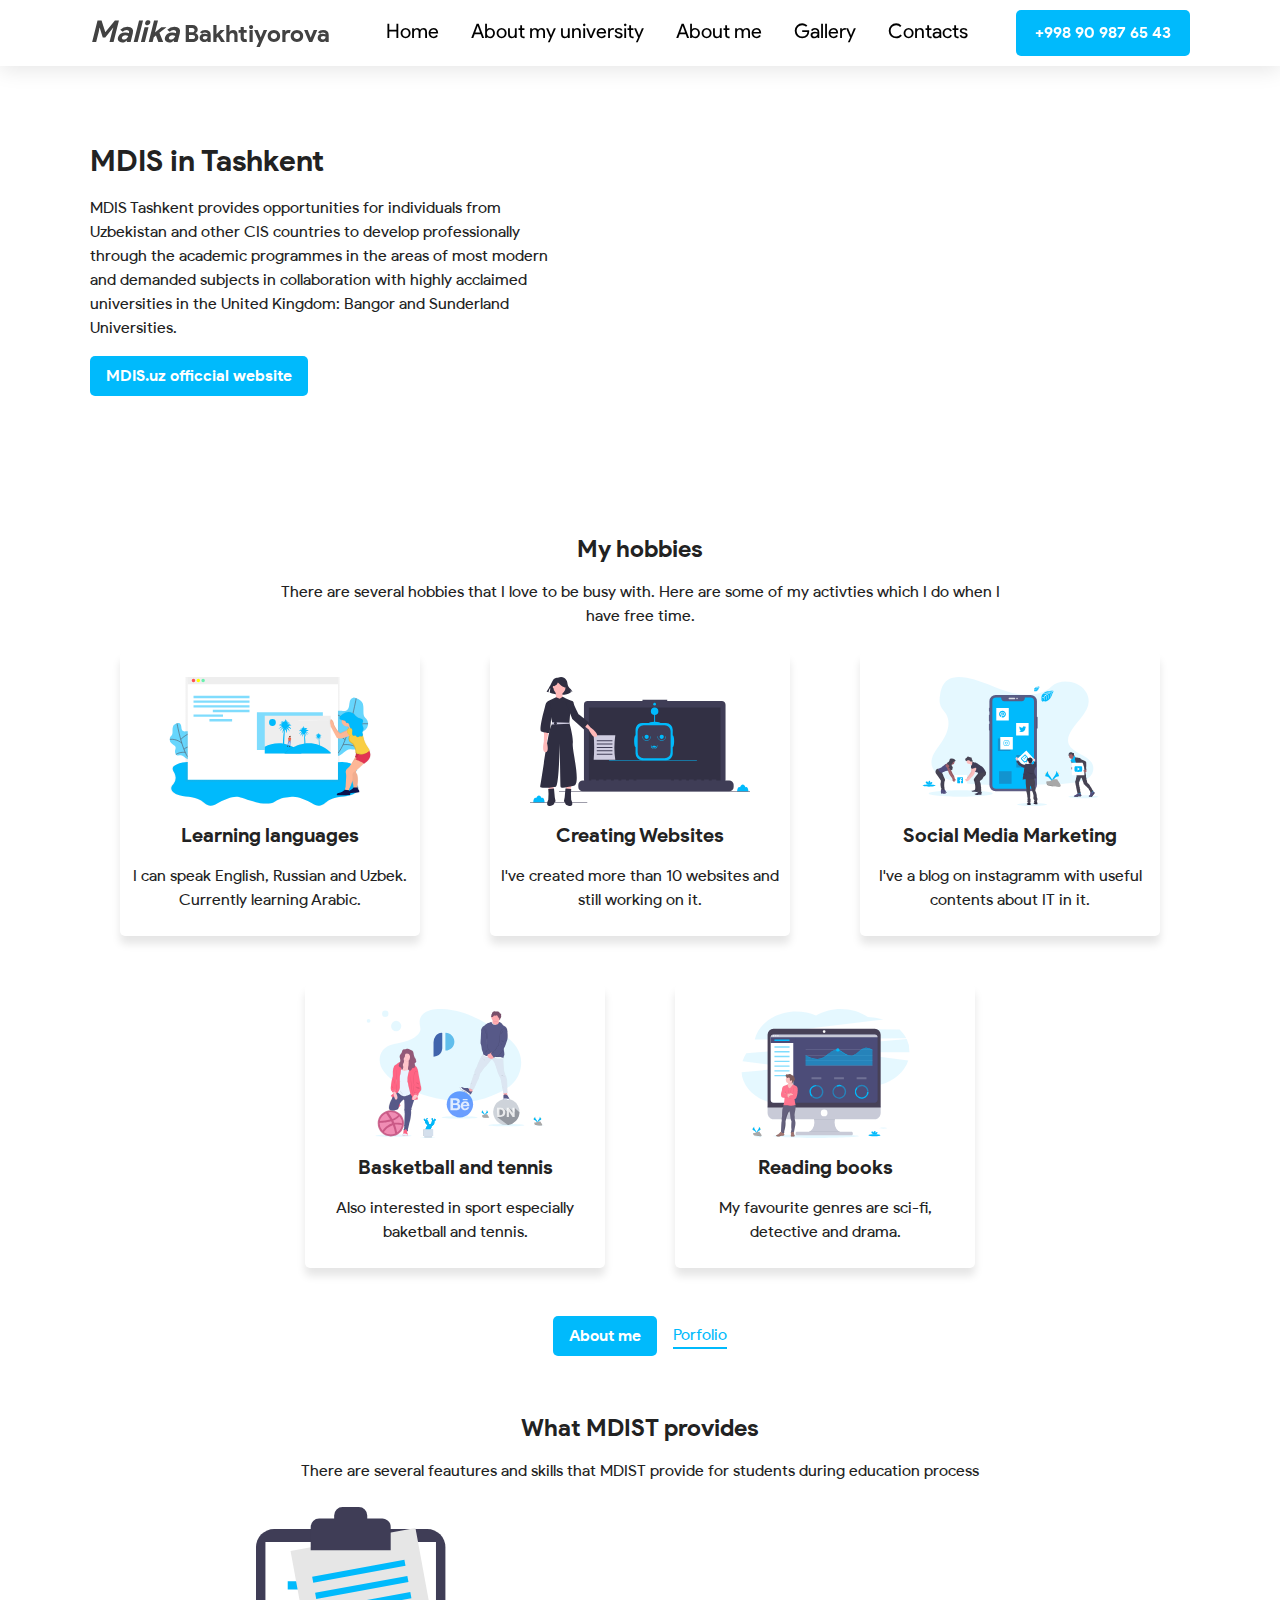
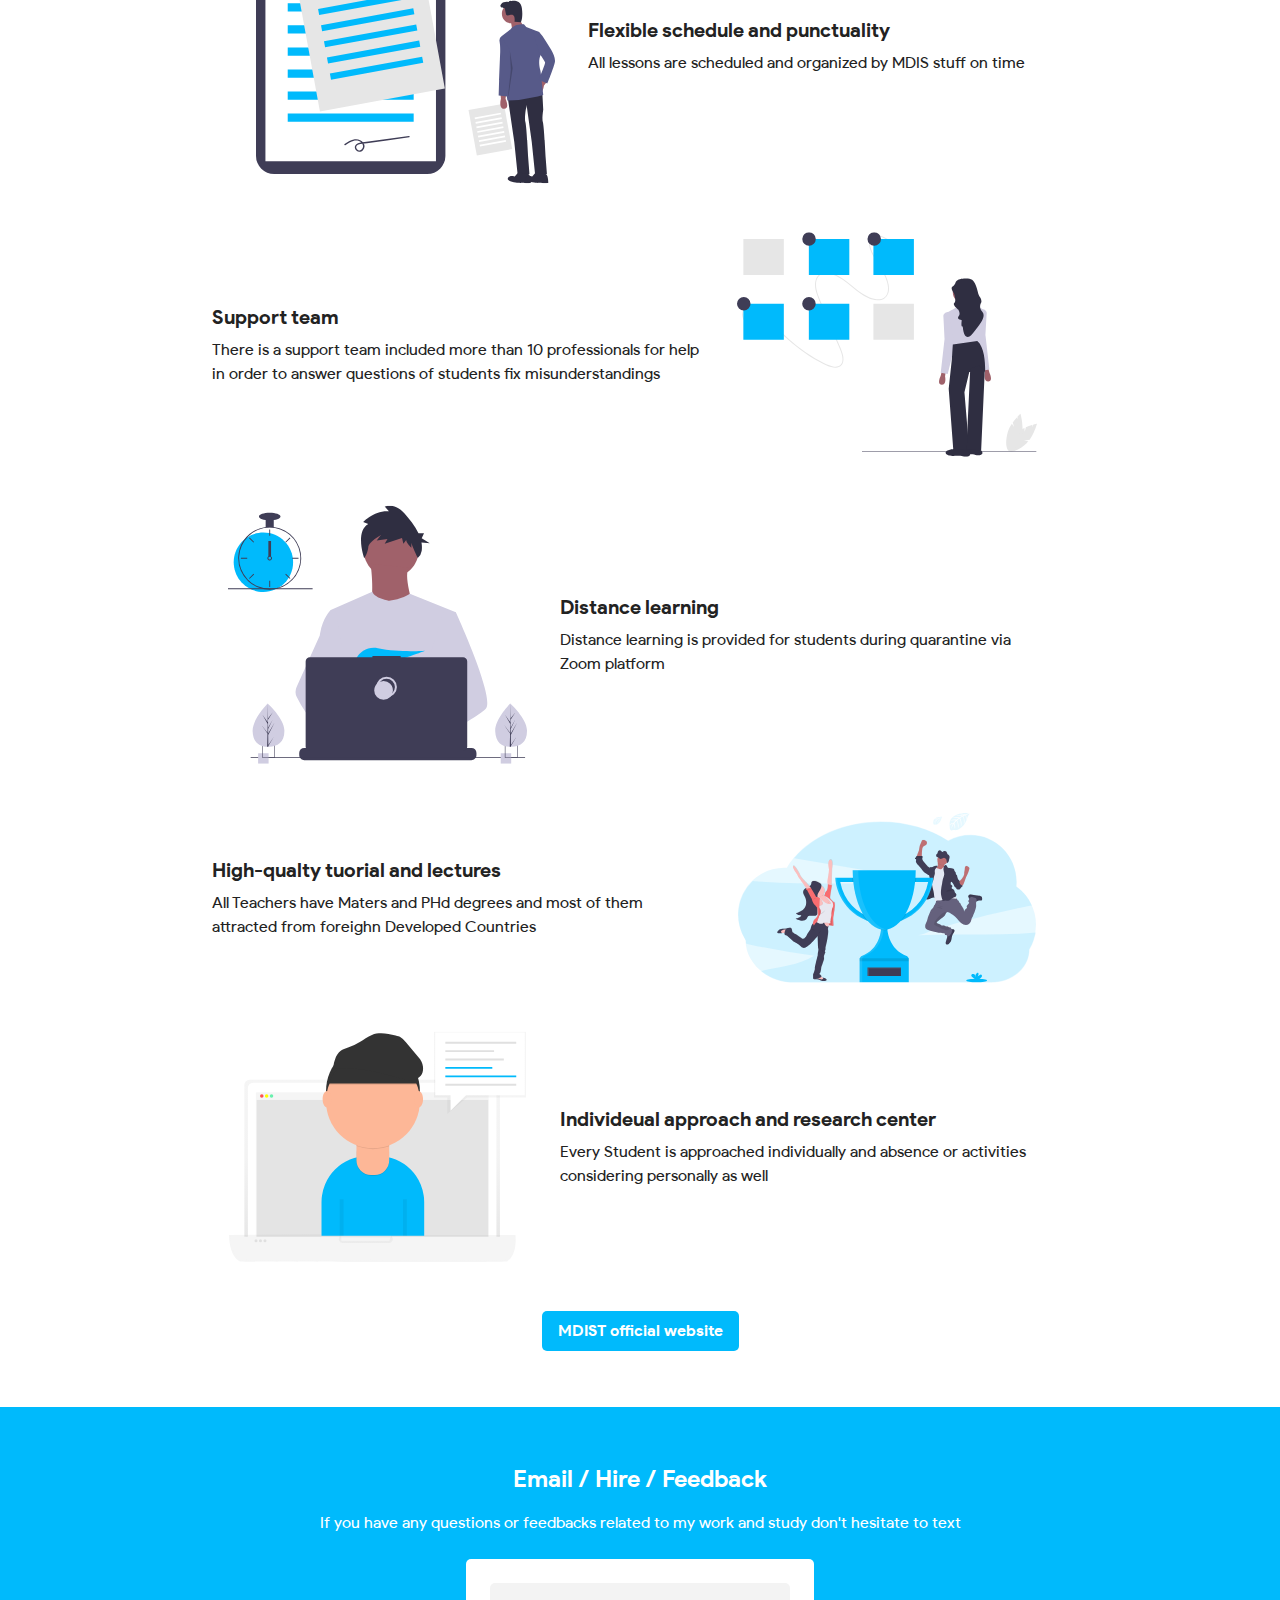
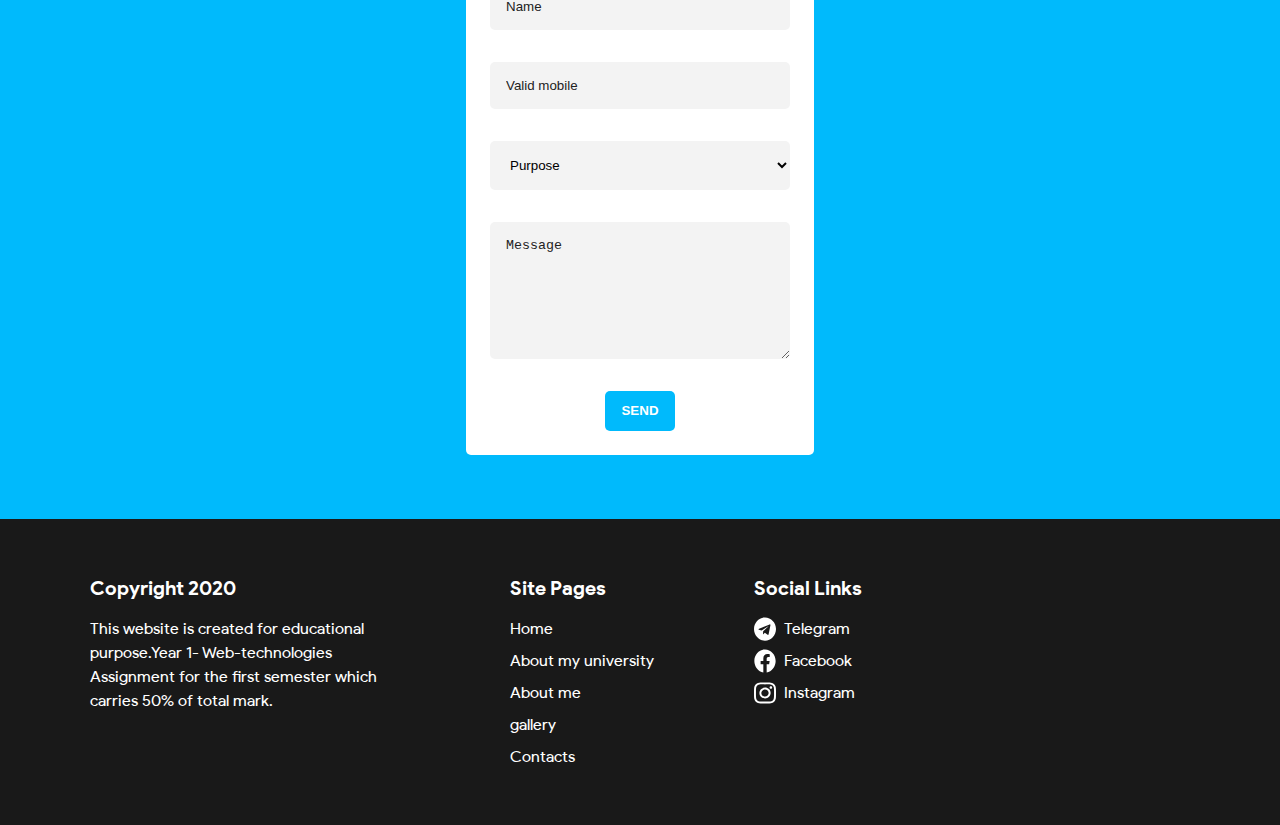
<file: index.html>
<!DOCTYPE html>
<html lang="en">

<head>
  <meta charset="UTF-8">
  <meta name="viewport" content="width=device-width, initial-scale=1.0">
  <title>My personal website</title>
  <link rel="stylesheet" href="css/styles.css">
  <!-- Global site tag (gtag.js) - Google Analytics -->
  <script async src="https://www.googletagmanager.com/gtag/js?id=G-2L0JLRZDSE"></script>
  <script>
    window.dataLayer = window.dataLayer || [];
    function gtag() { dataLayer.push(arguments); }
    gtag('js', new Date());

    gtag('config', 'G-2L0JLRZDSE');
  </script>
</head>

<body>
  <header class="site-header">
    <div class="container">
      <nav class="site-nav">
        <a href="#" class="site-logo-link">
          <h2 class="site-logo"> <em>Malika</em> Bakhtiyorova</h2>
        </a>
        <div class="site-header-left">
          <ul class="site-nav-list">
            <li class="site-nav-item">
              <a href="index.html" class="site-nav-link">Home</a>
            </li>
            <li class="site-nav-item has-dropdown-item">
              <a href="university.html" class="site-nav-link">About my university</a>
              <ul class="dropdown-list">
                <li class="dropdown-item">
                  <a target="_blank" href="https://www.bangor.ac.uk/about/academic-schools-and-colleges"
                    class="dropdown-link">History</a>
                </li>
                <li class="dropdown-item">
                  <a target="_blank" href="https://www.bangor.ac.uk/about/academic-schools-and-colleges"
                    class="dropdown-link">Location</a>
                </li>
                <li class="dropdown-item">
                  <a target="_blank" href="https://www.bangor.ac.uk/about/academic-schools-and-colleges"
                    class="dropdown-link">Education</a>
                </li>
                <li class="dropdown-item">
                  <a target="_blank" href="https://www.bangor.ac.uk/about/academic-schools-and-colleges"
                    class="dropdown-link">Exams</a>
                </li>
                <li class="dropdown-item">
                  <a target="_blank" href="https://www.bangor.ac.uk/about/academic-schools-and-colleges"
                    class="dropdown-link">Events</a>
                </li>
              </ul>
            </li>
            <li class="site-nav-item">
              <a href="about.html" class="site-nav-link">About me</a>
            </li>
            <li class="site-nav-item">
              <a href="gallery.html" class="site-nav-link">Gallery</a>
            </li>

            <li class="site-nav-item">
              <a href="contacts.html" class="site-nav-link">Contacts</a>
            </li>
          </ul>
          <a class="blue-link blue-link-add-style" href="tel:+998909876543">+998 90 987 65 43</a>
          <button class="site-nav-toggler" type="button"></button>
        </div>
      </nav><!-- site-nav -->
    </div>
  </header><!-- site-header -->

  <div class="main-wrapper">
    <main class="site-main">
      <section class="header-section">
        <div class="container">
          <div class="header-section-wrapper">
            <div class="header-section-left">
              <h1 class="header-section-heading">
                MDIS in Tashkent
              </h1>
              <p class="header-section-text">MDIS Tashkent provides opportunities for individuals from Uzbekistan and
                other CIS countries to develop professionally through the academic programmes in the areas of
                most modern and demanded subjects in collaboration with highly acclaimed
                universities in the United Kingdom: Bangor and Sunderland Universities.</p>
              <a class="blue-link header-section-link" target="_blank" href="http://www.mdis.uz/">MDIS.uz officcial
                website</a>
            </div>
            <iframe class="header-section-video" width="560" height="315"
              src="https://www.youtube.com/embed/Kqcp804dmoU" allow="accelerometer; autoplay;
                clipboard-write; encrypted-media; gyroscope; picture-in-picture" allowfullscreen></iframe>
          </div>
        </div>
      </section><!-- header-section -->

      <section class="services" id="services">
        <div class="container">
          <h2 class="section-heading">My hobbies</h2>
          <p class="section-text">There are several hobbies that I love to be busy with. Here are some of my activties
            which I do when I have free time.</p>
          <ul class="services-list">
            <li class="services-item">
              <a href="#" class="services-link">
                <h3 class="services-link-heading">
                  Learning languages
                </h3>
                <p class="services-link-text">
                  I can speak English, Russian and Uzbek. Currently learning Arabic.
                </p>
              </a>
            </li>

            <li class="services-item">
              <a href="#" class="services-link">
                <h3 class="services-link-heading">
                  Creating Websites
                </h3>
                <p class="services-link-text">
                  I've created more than 10 websites and still working on it.
                </p>
              </a>
            </li>

            <li class="services-item">
              <a href="#" class="services-link">
                <h3 class="services-link-heading">
                  Social Media Marketing
                </h3>
                <p class="services-link-text">
                  I've a blog on instagramm with useful contents about IT in it.
                </p>
              </a>
            </li>

            <li class="services-item">
              <a href="#" class="services-link">
                <h3 class="services-link-heading">
                  Basketball and tennis
                </h3>
                <p class="services-link-text">
                  Also interested in sport especially baketball and tennis.
                </p>
              </a>
            </li>

            <li class="services-item">
              <a href="#" class="services-link">
                <h3 class="services-link-heading">
                  Reading books
                </h3>
                <p class="services-link-text">
                  My favourite genres are sci-fi, detective and drama.
                </p>
              </a>
            </li>
          </ul>
          <div class="services-ordering">
            <a class="blue-link" href="#orderingSection">About me</a>
            <a class="going-services-link" href="services.html">Porfolio</a>
          </div>
        </div>
      </section><!-- services -->

      <section class="process">
        <div class="container">
          <div class="process-wrapper">
            <h2 class="section-heading">What MDIST provides</h2>
            <p class="section-text">There are several feautures and skills that MDIST provide for students during
              education process</p>
            <ol class="process-list">
              <li class="process-item">
                <div class="process-item-content">
                  <h3 class="process-item-heading">Flexible schedule and punctuality</h3>
                  <p class="process-item-text">All lessons are scheduled and organized by MDIS stuff on time</p>
                </div>
              </li>

              <li class="process-item">
                <div class="process-item-content">
                  <h3 class="process-item-heading">Support team</h3>
                  <p class="process-item-text">There is a support team included more than 10 professionals for help in
                    order to answer questions of students fix misunderstandings</p>
                </div>
              </li>

              <li class="process-item">
                <div class="process-item-content">
                  <h3 class="process-item-heading">Distance learning</h3>
                  <p class="process-item-text">Distance learning is provided for students during quarantine via Zoom
                    platform</p>
                </div>
              </li>

              <li class="process-item">
                <div class="process-item-content">
                  <h3 class="process-item-heading">High-qualty tuorial and lectures</h3>
                  <p class="process-item-text">All Teachers have Maters and PHd degrees and most of them attracted from
                    foreighn Developed Countries</p>
                </div>
              </li>

              <li class="process-item">
                <div class="process-item-content">
                  <h3 class="process-item-heading">Individeual approach and research center</h3>
                  <p class="process-item-text">Every Student is approached individually and absence or activities
                    considering personally as well</p>
                </div>
              </li>
            </ol>
            <a class="blue-link" href="#orderingButton">MDIST official website</a>
          </div>
        </div>
      </section><!-- process -->
    </main>

    <!-- Order Form Section -->

    <section class="order-section" id="orderingSection">
      <div class="container">
        <h2 class="order-section-heading">Email / Hire / Feedback</h2>
        <p class="order-section-text">If you have any questions or feedbacks related to my work and study don't hesitate
          to text</p>

        <form class="order-section-form" action="https://echo.htmlacademy.ru" method="GET">
          <label class="visually-hidden" for="name-input">Name</label>
          <input class="order-section-input" type="text" id="name-input" placeholder="Name" name="Ism"
            spellcheck="false" required>

          <label class="visually-hidden" for="tel-input">Phone number</label>
          <input class="order-section-input" type="tel" id="tel-input" placeholder="Valid mobile" name="Telefon raqam"
            spellcheck="false" required>

          <label class="visually-hidden" for="service-select">Purpose</label>
          <select class="order-section-select" name="Xizmat turi" id="service-select">
            <option selected disabled>Purpose</option>
            <option>Hire</option>
            <option>Question</option>
            <option>Feedback</option>
          </select>
          <textarea class="order-section-input" name="message" placeholder="Message" id="message" cols="20"
            rows="7"></textarea>

          <button class="blue-link order-section-btn" type="submit">SEND</button>
        </form>
      </div>
    </section>
  </div>

  <!-- Site Footer   -->

  <footer class="site-footer">
    <div class="container">
      <div class="site-footer-wrapper">
        <div class="footer-copyright">
          <h3 class="footer-heading">Copyright 2020</h3>
          <p class="copyright-text">This website is created for educational purpose.Year 1- Web-technologies Assignment
            for the first semester which carries 50% of total mark.</p>
        </div><!-- footer-copyright -->

        <div class="footer-websites">
          <h3 class="footer-heading">Site Pages</h3>
          <ul class="footer-list">
            <li class="footer-item">
              <a class="footer-link websites-link" href="index.html">Home</a>
            </li>
            <li class="footer-item">
              <a class="footer-link websites-link" href="university.html">About my university</a>
            </li>
            <li class="footer-item">
              <a class="footer-link websites-link" href="about.html">About me</a>
            </li>
            <li class="footer-item">
              <a class="footer-link websites-link" href="protofolio.html">gallery</a>
            </li>

            <li class="footer-item">
              <a class="footer-link websites-link" href="contacts.html">Contacts</a>
            </li>
          </ul>
        </div><!-- footer-websites -->

        <div class="footer-social-media">
          <h3 class="footer-heading">Social Links</h3>
          <ul class="footer-list">
            <li class="footer-item social-media-item">
              <svg class="footer-icon-svg" width="22" height="24" viewBox="0 0 22 24" fill="currentColor"
                xmlns="http://www.w3.org/2000/svg">
                <path
                  d="M11 0.375C4.92339 0.375 0 5.57812 0 12C0 18.4219 4.92339 23.625 11 23.625C17.0766 23.625 22 18.4219 22 12C22 5.57812 17.0766 0.375 11 0.375ZM16.4024 8.33906L14.5972 17.3297C14.4641 17.9672 14.1048 18.1219 13.6036 17.8219L10.8536 15.6797L9.52742 17.0297C9.38105 17.1844 9.25686 17.3156 8.97298 17.3156L9.16815 14.3578L14.2645 9.49219C14.4863 9.28594 14.2157 9.16875 13.923 9.375L7.6246 13.5656L4.91008 12.6703C4.32016 12.4734 4.30685 12.0469 5.03427 11.7469L15.6395 7.425C16.1319 7.2375 16.5621 7.55156 16.4024 8.33906Z"
                  fill="currentColor" />
              </svg>
              <a href="https://www.telegram.com" terget="_blank" class="footer-link social-media-link">Telegram</a>
            </li>
            <li class="footer-item social-media-item">
              <svg class="footer-icon-svg" width="22" height="24" viewBox="0 0 22 24" fill="currentColor"
                xmlns="http://www.w3.org/2000/svg">
                <path
                  d="M21.6562 12C21.6562 5.57812 16.8867 0.375 11 0.375C5.11328 0.375 0.34375 5.57812 0.34375 12C0.34375 17.8022 4.24059 22.6116 9.33496 23.4844V15.3605H6.62793V12H9.33496V9.43875C9.33496 6.52547 10.9248 4.91625 13.3598 4.91625C14.526 4.91625 15.7455 5.14313 15.7455 5.14313V8.0025H14.4014C13.078 8.0025 12.665 8.89875 12.665 9.81797V12H15.6204L15.1478 15.3605H12.665V23.4844C17.7594 22.6116 21.6562 17.8022 21.6562 12Z"
                  fill="currentColor" />
              </svg>
              <a href="https://www.facebook.com" terget="_blank" class="footer-link social-media-link">Facebook</a>
            </li>
            <li class="footer-item social-media-item">
              <svg class="footer-icon-svg" width="22" height="24" viewBox="0 0 22 24" fill="currentColor"
                xmlns="http://www.w3.org/2000/svg">
                <g clip-path="url(#clip0)">
                  <path
                    d="M11.0049 6.60952C7.88169 6.60952 5.36249 9.01421 5.36249 11.9955C5.36249 14.9767 7.88169 17.3814 11.0049 17.3814C14.1281 17.3814 16.6473 14.9767 16.6473 11.9955C16.6473 9.01421 14.1281 6.60952 11.0049 6.60952ZM11.0049 15.497C8.9866 15.497 7.3366 13.9267 7.3366 11.9955C7.3366 10.0642 8.98169 8.4939 11.0049 8.4939C13.0281 8.4939 14.6732 10.0642 14.6732 11.9955C14.6732 13.9267 13.0232 15.497 11.0049 15.497ZM18.1942 6.38921C18.1942 7.08765 17.6049 7.64546 16.8781 7.64546C16.1464 7.64546 15.562 7.08296 15.562 6.38921C15.562 5.69546 16.1513 5.13296 16.8781 5.13296C17.6049 5.13296 18.1942 5.69546 18.1942 6.38921ZM21.9312 7.66421C21.8477 5.9814 21.4451 4.49077 20.1536 3.26265C18.8669 2.03452 17.3053 1.65015 15.5424 1.56577C13.7254 1.46733 8.27946 1.46733 6.46249 1.56577C4.70446 1.64546 3.14285 2.02983 1.85134 3.25796C0.559819 4.48608 0.162051 5.97671 0.0736587 7.65952C-0.0294662 9.3939 -0.0294662 14.5923 0.0736587 16.3267C0.157141 18.0095 0.559819 19.5001 1.85134 20.7283C3.14285 21.9564 4.69955 22.3408 6.46249 22.4251C8.27946 22.5236 13.7254 22.5236 15.5424 22.4251C17.3053 22.3455 18.8669 21.9611 20.1536 20.7283C21.4402 19.5001 21.8428 18.0095 21.9312 16.3267C22.0344 14.5923 22.0344 9.39858 21.9312 7.66421ZM19.5839 18.1876C19.2009 19.1064 18.4594 19.8142 17.4919 20.1845C16.0433 20.733 12.6058 20.6064 11.0049 20.6064C9.40401 20.6064 5.9616 20.7283 4.51785 20.1845C3.55535 19.8189 2.81384 19.1111 2.42589 18.1876C1.85134 16.8048 1.98393 13.5236 1.98393 11.9955C1.98393 10.4673 1.85625 7.1814 2.42589 5.80327C2.80892 4.88452 3.55044 4.17671 4.51785 3.8064C5.96651 3.25796 9.40401 3.38452 11.0049 3.38452C12.6058 3.38452 16.0482 3.26265 17.4919 3.8064C18.4544 4.17202 19.196 4.87983 19.5839 5.80327C20.1585 7.18608 20.0259 10.4673 20.0259 11.9955C20.0259 13.5236 20.1585 16.8095 19.5839 18.1876Z"
                    fill="currentColor" />
                </g>
                <defs>
                  <clipPath id="clip0">
                    <rect width="22" height="24" fill="white" />
                  </clipPath>
                </defs>
              </svg>
              <a href="https://www.instagram.com" terget="_blank" class="footer-link social-media-link">Instagram</a>
            </li>
          </ul>
        </div><!-- footer-social-media -->
      </div>
    </div>
  </footer>

  <script src="JS/main.js"></script>
</body>

</html>
</file>
<file: css/styles.css>
@font-face {
  font-family: "Product Sans";
  src: url('../fonts/ProductSans-Regular.woff2') format('woff2'),
  url('../fonts/ProductSans-Regular.woff') format('woff');
  font-weight: normal;
  font-style: normal;
  font-display: swap;
}

@font-face {
  font-family: "Product Sans";
  src: url('../fonts/ProductSans-Bold.woff2') format('woff2'),
  url('../fonts/ProductSans-Bold.woff') format('woff');
  font-weight: bold;
  font-style: normal;
  font-display: swap;
}

html {
  height: 100%;
  box-sizing: border-box;
  scroll-behavior: smooth;
}

*,
*::before,
*::after {
  box-sizing: inherit;
}

body {
  height: 100%;
  padding: 0;
  margin: 0;
  margin-top: 59px;
  font-family: "Product sans", "Arial", sans-serif;
  font-size: 16px;
  line-height: 24px;
  background-color: #fff;
  color: #222;
}

img {
  max-width: 100%;
  height: auto;
}

.visually-hidden {
  position: absolute;
  width: 1px;
  height: 1px;
  margin: -1px;
  border: 0;
  padding: 0;
  clip: rect(0 0 0 0);
  overflow: hidden;
}

.container {
  max-width: 1148px;
  padding-left: 24px;
  padding-right: 24px;
  margin-right: auto;
  margin-left: auto;
}

.main-wrapper {
  display: flex;
  flex-direction: column;
  flex-grow: 1;
}

/* =========== HEADER PART ========== */
.site-header {
  position: fixed;
  z-index: 100;
  left: 0;
  top: 0;
  width: 100%;
  background-color: #fff;
  box-shadow: 0px 4px 20px rgba(0, 0, 0, 0.1);
}

.site-nav {
  display: flex;
  align-items: center;
  justify-content: space-between;
  flex-wrap: wrap;
}

.site-logo {
  display: block;
  text-decoration: none;
  color: #424242;
}

.site-logo:hover {
  opacity: 0.8;
}

.site-logo:active {
  opacity: 0.4;
}

.site-logo-link {
  display: block;
  text-decoration: none;
}

.site-header-left {
  display: flex;
  align-items: center;
}

.site-nav-list {
  display: flex;
  align-items: center;
  margin: 0;
  padding: 0;
  list-style-type: none;
}

.site-nav-item {
  border-bottom: 3px solid transparent;
  transition: background-color 0.3s ease,
  border-bottom-color 0.3s ease;
}

.site-nav-item:hover,
.pixer-nav-item-active {
  border-bottom-color: #191919;
}

.site-nav-item:active {
  background-color: rgba(25, 25, 25, 0.7);
}

.site-nav-item:active .pixer-nav-link {
  color: #FFFFFF;
}

.site-nav-link {
  display: inline-block;
  text-decoration: none;
  color: #000000;
  font-size: 20px;
  line-height: 24px;
  padding: 16px;
  transition: color 0.3s ease;
}

.blue-link {
  display: inline-block;
  text-decoration: none;
  border: none;
  font-weight: bold;
  background-color: #00BAFC;
  border-radius: 5px;
  color: #FFFFFF;
  padding: 8px 16px;
  white-space: nowrap;
}

.blue-link-add-style {
  border: 3px solid transparent;
  margin-left: 32px;
  transition: background-color 0.3s ease,
  border-color 0.3s ease,
  color 0.3s ease;
}

.blue-link-add-style:hover {
  background-color: #fff;
  border-color: #00bafc;
  color: #00BAFC;
}

.blue-link-add-style:active {
  background-color: rgba(0, 186, 252, 0.6);
  border-color:rgba(0, 186, 252, 0.6);
}

.has-dropdown-item {
  position: relative;
  z-index: 1;
  white-space: nowrap;
}

.dropdown-list {
  opacity: 0;
  visibility: hidden;
  position: absolute;
  z-index: 1;
  top: 105%;
  left: 50%;
  transform: translateX(-50%);
  background-color: #fff;
  margin: 0;
  padding: 8px 0 8px;
  list-style-type: none;
  box-shadow: 0px 4px 24px rgba(0, 0, 0, 0.1);
  border-radius: 5px;
  -webkit-transition: opacity 0.6s, visibility 0.6s;
  transition: opacity 0.6s, visibility 0.6s;
  width: 70%;
}

.has-dropdown-item:hover .dropdown-list {
  opacity: 1;
  visibility: visible;
  font-size: 20px;
}

.dropdown-item {
  transition: background-color 0.3s ease,
  opacity 0.3s ease;
}

.dropdown-item:hover {
  background-color: #00BAFC;
}

.dropdown-item:active {
  background-color: #00BAFC;
  opacity: 0.6;
}

.dropdown-link {
  display: inline-block;
  font-size: 16px;
  line-height: 24px;
  color: #000000;
  text-decoration: none;
  padding: 8px 16px;
  transition: color 0.3s ease;
}

.dropdown-link:hover {
  color: #FFFFFF;
}

/* MAIN part */

.header-section {
  margin-bottom: 56px;
}

.header-section-wrapper {
  display: flex;
  align-items: center;
  flex-wrap: wrap;
  justify-content: space-between;
  padding-top: 80px;
  padding-bottom: 80px;
}

.header-section-left {
  max-width: 465px;
}

.header-section-heading {
  margin-top: 0;
  margin-bottom: 16px;
  font-size: 30px;
  line-height: 130%;
}

.header-section-text {
  margin-top: 0;
  margin-bottom: 16px;
  line-height: 24px;
}

.header-section-link {
  margin-left: 0;
  font-size: 16px;
  transition: background-color 0.3s ease;
}

.header-section-link:hover {
  background-color: rgba(0, 186, 252, 0.8);
}

.header-section-link:active {
  background: rgba(0, 186, 252, 0.6);
}

.header-section-video {
  width: 458px;
  height: 258px;
  border: none;
  border-radius: 5px;
}

.site-nav-toggler {
  display: none;
}

@media only screen and (max-width: 890px) {
  .site-header {
    width: 100%;
    position: relative;
    z-index: 5;
    top: -60px;
    right: 0;
    left: 0;
  }

  .site-nav {
    padding-top: 6px;
    padding-bottom: 6px;
  }

  .site-nav-list {
    display: none;
  }

  .site-nav-toggler {
    display: block;
    margin-left: 30px;
    width: 40px;
    height: 40px;
    border: 3px solid #00BAFC;
    background-color: #00BAFC;
    border-radius: 5px;
    background-image: url("../img/menu-opener.svg"), url("../img/close.svg");
    background-size: 24px;
    background-repeat: no-repeat;
    background-position: center center, top -100px left -100px;
  }

  .site-header-left-toggler .site-nav-toggler {
    background-image: url("../img/close.svg"), url("../img/menu-opener.svg");
  }

  .site-header-left-toggler .site-nav-list {
    display: block;
    position: absolute;
    z-index: 100;
    top: 100%;
    right: 0;
    background-color: rgba(255, 255, 255, 0.9);
    width: 100%;
    text-align: left;
    padding-left: calc(100% - 250px);
    border-radius: 0 0 10px 10px;
  }

  .dropdown-list {
    position: relative;
    top: 0;
    left: 0;
    opacity: 1;
    visibility: visible;
    box-shadow: none;
    border-radius: 0px;
    background-color: rgba(255, 255, 255, 0.9);
  }

  .dropdown-item::before {
    display: inline-block;
    width: 20px;
    height: 20px;
    content: "";
  }
}

@media only screen and (max-width: 400px) {
  .blue-link {
    font-size: 0;
    border: none;
    width: 40px;
    background-image: url("../img/phone-call.svg");
    background-repeat: no-repeat;
    background-size: 24px;
    background-position: center center;
  }
}

/* hobbies SECTION */

.section-heading {
  margin-top: 0;
  margin-bottom: 16px;
  font-size: 24px;
  line-height: 130%;
  text-align: center;
}

.section-text {
  max-width: 719px;
  margin-left: auto;
  margin-right: auto;
  margin-top: 0;
  margin-bottom: 24px;
  text-align: center;
}

.services-list {
  margin: 0;
  padding: 0;
  list-style-type: none;
  display: flex;
  margin-left: -70px;
  justify-content: center;
  flex-wrap: wrap;
}

.services-item {
  display: flex;
  margin-left: 70px;
  margin-bottom: 48px;
}

.services-link {
  background: #FFFFFF;
  box-shadow: 0px 8px 8px rgba(0, 0, 0, 0.1);
  border-radius: 5px;
  display: flex;
  flex-direction: column;
  align-items: center;
  width: 300px;
  padding-left: 10px;
  padding-right: 10px;
  text-align: center;
  text-decoration: none;
  color: #222;
  padding-top: 24px;
  padding-bottom: 24px;
  transition: box-shadow 0.3s ease;
}

.services-link:hover {
  box-shadow: 0px 12px 21px rgba(0, 0, 0, 0.1);
}

.services-link:active {
  box-shadow: 0px 4px 4px rgba(0, 0, 0, 0.2);
}

.services-link::before {
  display: inline-block;
  content: "";
  height: 130px;
  background-position: center center;
  background-size: contain;
  background-repeat: no-repeat;
  margin-bottom: 16px;
}

.services-item:nth-child(1) .services-link::before {
  width: 203px;
  background-image: url("../img/website.svg");
}

.services-item:nth-child(2) .services-link::before {
  width: 222px;
  background-image: url("../img/bot-illustration.svg");
}

.services-item:nth-child(3) .services-link::before {
  width: 177px;
  background-image: url("../img/smm-illustration.svg");
}

.services-item:nth-child(4) .services-link::before {
  width: 179px;
  background-image: url("../img/design-illustration.svg");
}

.services-item:nth-child(5) .services-link::before {
  width: 169px;
  background-image: url("../img/crm-illustration.svg");
}

.services-link-heading {
  font-size: 20px;
  line-height: 130%;
  margin-top: 0;
  margin-bottom: 16px;
}

.services-link-text {
  margin: 0;
  flex-grow: 1;
}

.services-ordering {
  display: flex;
  align-items: center;
  justify-content: center;
}

.going-services-link {
  margin-left: 16px;
  color: #00BAFC;
  text-decoration: none;
  border-bottom: 2px solid #00BAFC;
}

/* feautures MDIST */

.process {
  padding-top: 56px;
  padding-bottom: 56px;
}

.process-wrapper {
  display: flex;
  align-items: center;
  justify-content: center;
  flex-direction: column;
}

.process-list {
  padding: 0;
  margin: 0;
  list-style-type: none;
}

.process-item {
  display: flex;
  align-items: center;
  justify-content: center;
  flex-wrap: wrap;
  margin-bottom: 48px;
}

.process-item::before {
  display: inline-block;
  content: "";
  width: 300px;
  background-size: contain;
  background-position: center center;
  background-repeat: no-repeat;
  margin-right: 32px;
}

.process-item:nth-child(1)::before {
  height: 277px;
  background-image: url("../img/step-illustration7.svg");
}

.process-item:nth-child(2)::before {
  height: 225px;
  background-image: url("../img/step-illustration.svg");
}

.process-item:nth-child(3)::before {
  height: 259px;
  background-image: url("../img/step-illustration2.svg");
}

.process-item:nth-child(4)::before {
  height: 171px;
  background-image: url("../img/step-illustration4.svg");
}

.process-item:nth-child(5)::before {
  height: 232px;
  background-image: url("../img/step-illustration25.svg");
}

.process-item:nth-child(2n)::before {
  order: 1;
  margin-left: 32px;
}

.process-item-content {
  max-width: 493px;
}

.process-item-heading {
  font-size: 20px;
  line-height: 130%;
  margin-top: 0;
  margin-bottom: 8px;
}

.process-item-text {
  margin: 0;
}

/* Ordering section */

.order-section {
  background-color: #00BAFC;
  padding-top: 56px;
  padding-bottom: 64px;
  text-align: center;
  color: #ffffff;
}

.order-section-heading {
  line-height: 130%;
  margin-top: 0;
  margin-bottom: 16px;
}

.order-section-text {
  max-width: 719px;
  margin: 0 auto 24px;
}

/* Order section form */

.order-section-form {
  display: flex;
  flex-direction: column;
  max-width: 348px;
  margin-left: auto;
  margin-right: auto;
  background-color: #fff;
  padding: 24px;
  border-radius: 5px;
}

.order-section-input,
.order-section-select {
  display: inline-block;
  border: none;
  background: #F3F3F3;
  border-radius: 5px;
  padding: 16px;
  margin-bottom: 32px;
}

.order-section-input::placeholder {
  color: #222;
}

.order-section-btn {
  align-self: center;
  cursor: pointer;
  line-height: 24px;
}

/* FOOTER */

.site-footer {
  background-color: #191919;
  padding-top: 56px;
  padding-bottom: 56px;
  color: #ffffff;
}

.site-footer-wrapper {
  display: flex;
  flex-wrap: wrap;
}

.footer-copyright,
.footer-websites {
  margin-right: 100px;
}

.footer-heading {
  font-size: 20px;
  line-height: 130%;
  margin-top: 0;
  margin-bottom: 16px;
}

.copyright-text {
  max-width: 320px;
  margin: 0;
}

.footer-list {
  margin: 0;
  padding: 0;
  list-style-type: none;
}

.footer-item:not(:last-child) {
  margin-bottom: 8px;
}

.footer-link {
  text-decoration: none;
}

.websites-link {
  color: #ffffff;
  transition: color 0.3s ease,
  opacity 0.3s ease;
}

.websites-link:hover {
  color: #00BAFC;
}

.websites-link:active,
.social-media-item:active {
  opacity: 0.6;
}

.social-media-item {
  display: flex;
  align-items: center;
  color: #ffffff;
  cursor: pointer;
  transition: opacity 0.3s ease;
}

.social-media-item:hover .social-media-link,
.social-media-item:hover .footer-icon-svg {
  color: #00BAFC;
}

.footer-icon-svg {
  display: inline-block;
  width: 22px;
  height: 24px;
  margin-right: 8px;
  transition: color 0.3s ease;
}

.social-media-link {
  color: #ffffff;
  transition: color 0.3s ease;
}

/* ======SERVICES PAGE====== */
.faculties {
  margin-bottom: 56px;
}

.hero-university {
  width: 1000px;
  margin: auto;
}

.bangor-video {
  margin: 120px auto;
  width: 1000px;
  height: 400px;
  border: 5px solid hsl(0, 0%, 40%);
  padding: 5px;
  background: hsl(0, 0%, 20%);
  outline: 5px solid hsl(0, 0%, 60%);
  box-shadow:
      0 0 0 10px hsl(0, 0%, 80%),
      0 0 0 15px hsl(0, 0%, 90%);
}

.services-main {
  background-color: #F4F4F4;
  padding-top: 80px;
  padding-bottom: 80px;
}

.services-main-header {
  max-width: 800px;
  margin-left: auto;
  margin-right: auto;
  padding-top: 72px;
  padding-bottom: 72px;
  text-align: center;
}

.services-main-heading {
  margin-top: 0;
  margin-bottom: 16px;
  font-size: 40px;
  line-height: 130%;
}

.services-main-text {
  margin: 0;
}

.services-lists {
  padding: 0;
  margin: 0;
  list-style-type: none;
}

.services-main-item {
  display: flex;
  flex-wrap: wrap;
  position: relative;
  z-index: 1;
  max-width: 804px;
  margin-left: auto;
  margin-right: auto;
  background-color: #FFFFFF;
  box-shadow: 0px 10px 16px rgba(0, 0, 0, 0.12);
  border-radius: 5px;
  padding: 32px;
}

.services-main-item:not(:last-child) {
  margin-bottom: 64px;
}

.services-main-item::before {
  width: 200px;
  content: "";
  display: inline-block;
  background-repeat: no-repeat;
  background-size: contain;
  background-position: center center;
  margin-right: 40px;
}

.services-main-item:nth-child(1)::before {
  height: 128px;
  background-image: url("../img/website.svg");
}

.services-main-item:nth-child(2)::before {
  height: 117px;
  background-image: url("../img/bot-illustration.svg");
}

.services-main-item:nth-child(3)::before {
  height: 147px;
  background-image: url("../img/smm-illustration.svg");
}

.services-main-item:nth-child(4)::before {
  height: 145px;
  background-image: url("../img/design-illustration.svg");
}

.services-main-item:nth-child(5)::before {
  height: 154px;
  background-image: url("../img/crm-illustration.svg");
}

.services-main-content {
  max-width: 500px;
}

.services-main-item-heading {
  font-size: 20px;
  line-height: 130%;
  margin-top: 0;
  margin-bottom: 16px;
}

.services-main-item-text {
  margin-top: 0;
  margin-bottom: 16px;
}

.details-list {
  margin-bottom: 16px;
}

.details-item:not(:last-child) {
  margin-bottom: 8px;
}

.details-item {
  display: flex;
  align-items: center;
}

.details-item::before {
  content: "";
  display: inline-block;
  width: 12px;
  height: 12px;
  background-color: #00BAFC;
  border-radius: 12px;
  margin-right: 8px;
}

.details-links a:nth-of-type(2) {
  padding-bottom: 5px;
}

/* CONTACTS  ============================================================*/


.contact-page {
  display: flex;
  justify-content: space-between;
  flex-wrap: wrap;
  background-image: url("../img/contact-us.svg");
  background-position: center center;
  background-size: contain;
  background-repeat: no-repeat;
  padding: 50px;
  margin: 100px 0;
  box-shadow: 0 0 0 10px #00BAFC;
  border-radius: 20px;
  overflow: hidden;
}

.site-contacts-header {
  width: 30%;
  margin-right: 30px;
  margin-bottom: 30px;
}

.site-header-heading {
  margin-top: 0;
  margin-bottom: 16px;
  font-size: 40px;
}

.site-header-text {
  margin: 0;
  font-size: 18px;
  line-height: 1.5;
}

.message-form {
  position: relative;
  z-index: 1;
  width: 500px;
  display: flex;
  flex-direction: column;
  background-color: #fff;
  padding: 40px 20px;
  border-radius: 40px;
  box-shadow: -70px 0 0 -34px rgba(0, 186, 252, 0.7),
      0 0 5px 2px #ccc;
}

.message-form::before {
  content: "Contact Info";
  position: absolute;
  z-index: 1;
  top: 50%;
  left: -10px;
  font-weight: 600;
  font-size: 20px;
  color: #fff;
  transform: rotate(-90deg);
  transform-origin: left bottom;
}

.meassage-form-heading {
  font-size: 23px;
  margin-top: 0;
  margin-bottom: 20px;
  color: #777;
}

.input,
.textarea {
  width: 100%;
  border: none;
  border-bottom: 2px solid #bbb;
  padding: 10px 0;
  margin-bottom: 40px;
}

.textarea {
  max-width: 100%;
  max-height: 50px;
}

.input:focus,
.textarea:focus {
  outline: none;
  border-bottom-color: #00BAFC;
}

.communication-box {
  margin-bottom: 40px;
  padding-left: 20px;
  font-size: 18px;
}

.communication-box-text {
  margin-top: 0;
  margin-bottom: 20px;
  color: #999;
}

.radio-input-box {
  display: flex;
}

#email-input {
  margin-right: 60px;
}

.input-radio:checked + .radio-input-span .checked-input-span {
  opacity: 1;
}

.radio-input-span {
  display: flex;
  align-items: center;
  color: #999;
  position: relative;
  z-index: 1;
}

.radio-input-span::before {
  content: "";
  width: 25px;
  height: 25px;
  background-color: #fff;
  box-shadow: 0 0 0 3px#00BAFC;
  border-radius: 50%;
  margin-right: 15px;
}

.checked-input-span {
  content: "";
  position: absolute;
  left: 4.2px;
  z-index: 1;
  width: 17px;
  height: 17px;
  background-color:#00BAFC;
  border-radius: 50%;
  opacity: 0;
}

.submit-btn {
  font-size: 23px;
  border: none;
  background-color:#00BAFC;
  padding: 17px 80px;
  border-radius: 50px;
  color: #fff;
  cursor: pointer;
  margin-left: 30px;
  margin-right: 30px;
}

/* ABOUT ME ======================================================================== */
.blue-link-about-style {
background-color:  #9C69E2;
}

.headline {
  width: 1120px;
  box-sizing: border-box;
  margin-left: auto;
  margin-right: auto;
  margin-top: 150px;
  margin-bottom: 100px;
  display: flex;
}

.headline-text {
  width: 645px;
}

.headline-text h1 {
  color: #212353;
  font-size: 60px;
  line-height: 110%;
}

.headline-text p {
  width: 380px;
  margin-top: 50px;
  font-size: 18px;
  font-weight: 500;
  color: #4B5D68;
  line-height: 160%;
  padding-bottom: 50px;
}

.headline-animation {
  margin-top: 100px;
}

.headline-text a {
  text-decoration: none;
  color: #FFFFFF;
  padding: 16px 37px;
  background: #9C69E2;
  border-radius: 50px;
}

.bank-info {
  display: flex;
  justify-content: space-between;
  width: 1117px;
  margin-left: auto;
  margin-right: auto;
  margin-top: 100px;
  margin-bottom: 100px;
  background-color: rgba(240, 99, 184, 0.15);
  border-radius: 50px;
}

.bank-text {
  width: 575px;
  padding: 90px;
  
}

.bank-text h2 {
  font-weight: bold;
  font-size: 40px;
  line-height: 130%;
  color: #212353;
}

.bank-text p {
  font-weight: 500;
  font-size: 18px;
  line-height: 160%;
  color: #4B5D68;
}

bank-animation {
  width: 477px;
  height: 504px;
}

.feature-about-section {
  margin-top: 150px;
}

.feauture-about-top {
  text-align: center;
  margin-bottom: 50px;
}

.feauture-about-top h2 {
  font-size: 40px;
  line-height: 130%;
  align-items: center;
  text-align: center;
  color: #212353;
}

.feauture-about-top p {
  width: 584px;
  font-weight: 500;
  font-size: 18px;
  line-height: 160%;
  color: #4B5D68;
  margin-left: auto;
  margin-right: auto;
}

.feautures-about-list {
  list-style-type: none;
  margin: 0;
  padding: 0;
  display: flex;
  flex-wrap: wrap;
  margin-bottom: 300px;
}

.feautures-about-list li {
  width: 500px;
  position: relative;
  margin-top: 50px;
}

.feautures-about-list li:nth-child(2n) {
  margin-left: auto;
}

.feautures-about-list li:nth-child(1) .more {
  margin-top: 30px;
}

.feautures-about-list .feauture-about-img {
  position: absolute;
  top: 100px;
  left: -10px;
}

.feautures-about-inner {
  width: 450px;
  margin-left: auto;
  padding: 5px 50px 50px 50px;
  border-radius: 50% 50px 50px 50px / 100% 50px 50px 50px;
  background-color: rgba(104, 201, 186, 0.1);
}

.purple-feauture {
  background-color: rgba(156, 105, 226, 0.1);;
}

.pink-feauture {
  background-color: rgba(240, 99, 184, 0.1);
}

.feautures-about-inner h3 {
  font-size: 24px;
  line-height: 130%;
  display: flex;
  align-items: center;
  color: #212353;
  margin-left: 140px;
}

.feautures-about-inner p {
  width: 220px;
  margin-left: 140px;
  font-size: 16px;
  line-height: 160%;
  color: #4B5D68;
}

.more {
  display: flex;
  align-items: center;
  margin-left: 140px;
}

.more a {
  text-decoration: none;
  display: inline-block;
  margin-right: 10px;
  letter-spacing: 0.005em;
  color: #212353;
}

.purple-feauture .more {
  margin-top: 60px;
}

.pink-feauture .more {
  margin-top: 90px;
}

/* GALLERY ===========================================================*/
/* GALLERY ITEMS */
.fg-gallery:after {
  content: "";
  display: block;
  clear: both;
}
.gallery-items {
  cursor: pointer;
  float: left;
  overflow: hidden;
  height: 220px;
  width: 32%;
  margin-right: 2%;
  margin-bottom: 2%;
}
/* GALLERY COLUMNS */
.cols-2 .gallery-items {
  width: 49%;
}
.cols-2 .gallery-items:nth-child(2n) {
  margin-right: 0;
}

.cols-3 .gallery-items {
  width: calc(96% / 3);
}
.cols-3 .gallery-items:nth-child(3n) {
  margin-right: 0;
}

.cols-4 .gallery-items {
  width: calc(94% / 4);
}
.cols-4 .gallery-items:nth-child(4n) {
  margin-right: 0;
}

.cols-5 .gallery-items {
  width: calc(92% / 5);
}
.cols-5 .gallery-items:nth-child(5n) {
  margin-right: 0;
}

.cols-6 .gallery-items {
  width: calc(90% / 6);
}
.cols-6 .gallery-items:nth-child(6n) {
  margin-right: 0;
}

.body-cover {
  display: -webkit-box;
  display: -ms-flexbox;
  display: flex;
  -webkit-box-pack: center;
      -ms-flex-pack: center;
          justify-content: center;
  -webkit-box-align: center;
      -ms-flex-align: center;
          align-items: center;
  opacity: 0;
  visibility: hidden;
  position: fixed;
  top: 0;
  left: 0;
  bottom: 0;
  right: 0;
  -webkit-transition: all .2s ease;
  transition: all .2s ease;
}
.body-cover.active  {
  opacity: 1;
  visibility: visible;
  z-index: 9999;
  background-color: rgba(0, 0, 0, 0.7);
}

.body-cover.active img {
  -webkit-transform: scale(1.05);
          transform: scale(1.05);
  opacity: 0;
  visibility: hidden;
  -webkit-animation: scale .3s .3s ease forwards;
          animation: scale .3s .3s ease forwards;
  box-shadow: 0 0 180px 0 rgb(24, 24, 24);
  border-radius: 5px;
}
@-webkit-keyframes scale {
  to { opacity: 1; visibility: visible; -webkit-transform: scale(1); transform: scale(1) }
}
@keyframes scale {
  to { opacity: 1; visibility: visible; -webkit-transform: scale(1); transform: scale(1) }
}

/* arrows */
.gallery-arrow {
  position: fixed;
  top: 47%;
  width: 30px;
  height: 30px;
  z-index: 9999;
  cursor: pointer;
}
.gallery-arrow > svg {
  fill: #fff;
  -webkit-transition: all .2s ease;
  transition: all .2s ease;
  -webkit-transform: scale(1);
          transform: scale(1);
}
.gallery-arrow:active svg {
  -webkit-transition-duration: .0s;
          transition-duration: .0s;
  -webkit-transform: scale(.9);
          transform: scale(.9);
}
.next-btn {
  right: 25px;
}
.prev-btn {
  left: 25px;
}
/* close button */
.close-btn {
  position: fixed;
  display: -webkit-box;
  display: -ms-flexbox;
  display: flex;
  -webkit-box-pack: center;
      -ms-flex-pack: center;
          justify-content: center;
  -webkit-box-align: center;
      -ms-flex-align: center;
          align-items: center;
  top: 0;
  right: 0;
  width: 75px;
  height: 75px;
  z-index: 9999;
  cursor: pointer;
}
.close-btn svg {
  fill: #fff;
  width: 15px;
  height: 15px;
  -webkit-transition: all .5s ease;
  transition: all .5s ease;
  -webkit-transform: rotateZ(0deg);
          transform: rotateZ(0deg);
}
.close-btn:hover svg {
  -webkit-transform: rotateZ(180deg);
          transform: rotateZ(180deg);
}
.site-nav-link {
  display: inline-block;
  text-decoration: none;
  color: #000000;
  font-size: 20px;
  line-height: 24px;
  padding: 16px;
  transition: color 0.3s ease;
}

.switch {
  display: flex;
  height: 36px;
  position: relative;
  width: 70px;
  border-radius: 15px;
  border-radius: 34px !important;
  /* border: 2px solid black; */
}
.switch input {
  display:none;
}

.slider {
  border-radius: 15px;
  background-color: rgb(115, 119, 119);
  border:1px solid #000;
  border: 2px solid black;
  bottom: 0;
  cursor: pointer;
  left: 0;
  position: absolute;
  right: 0;
  top: 0;
  transition: .4s;
  border-radius: 34px !important;
}

.slider:before {
  border-radius: 15px;
  background-color: #333;
  border:1px solid #000;
  border: 2px solid black;
  bottom: 3px;
  content: "";
  height: 26px;
  left: 4px;
  position: absolute;
  transition: .4s;
  width: 26px;
  z-index:81;
  border-radius: 34px !important;
}

input:checked + .slider {
  border-radius: 15px;
  background-color: #101211;
  border-radius: 34px !important;
  border: 2px solid black;
}

input:checked + .slider:before {
  border: 2px solid black;
  border-radius: 15px;
  transform: translateX(34px);
  border-color:#CFCFCF;
  background-color:rgb(184, 184, 184);
  border-radius: 34px !important;
}

.slider.round {
  border-radius: 34px !important;
  border: 2px solid #000000;
}

.slider.round:before {
  border-radius: 50%;
  border: 2px solid vlack;
}

.site-logo em {
  font-size: 30px;
}

.toggle-moon, .toggle-sun {
  width:50%;
  text-align:center;
  padding:0.25em;
  position:relative;
  z-index:40;
}
</file>
